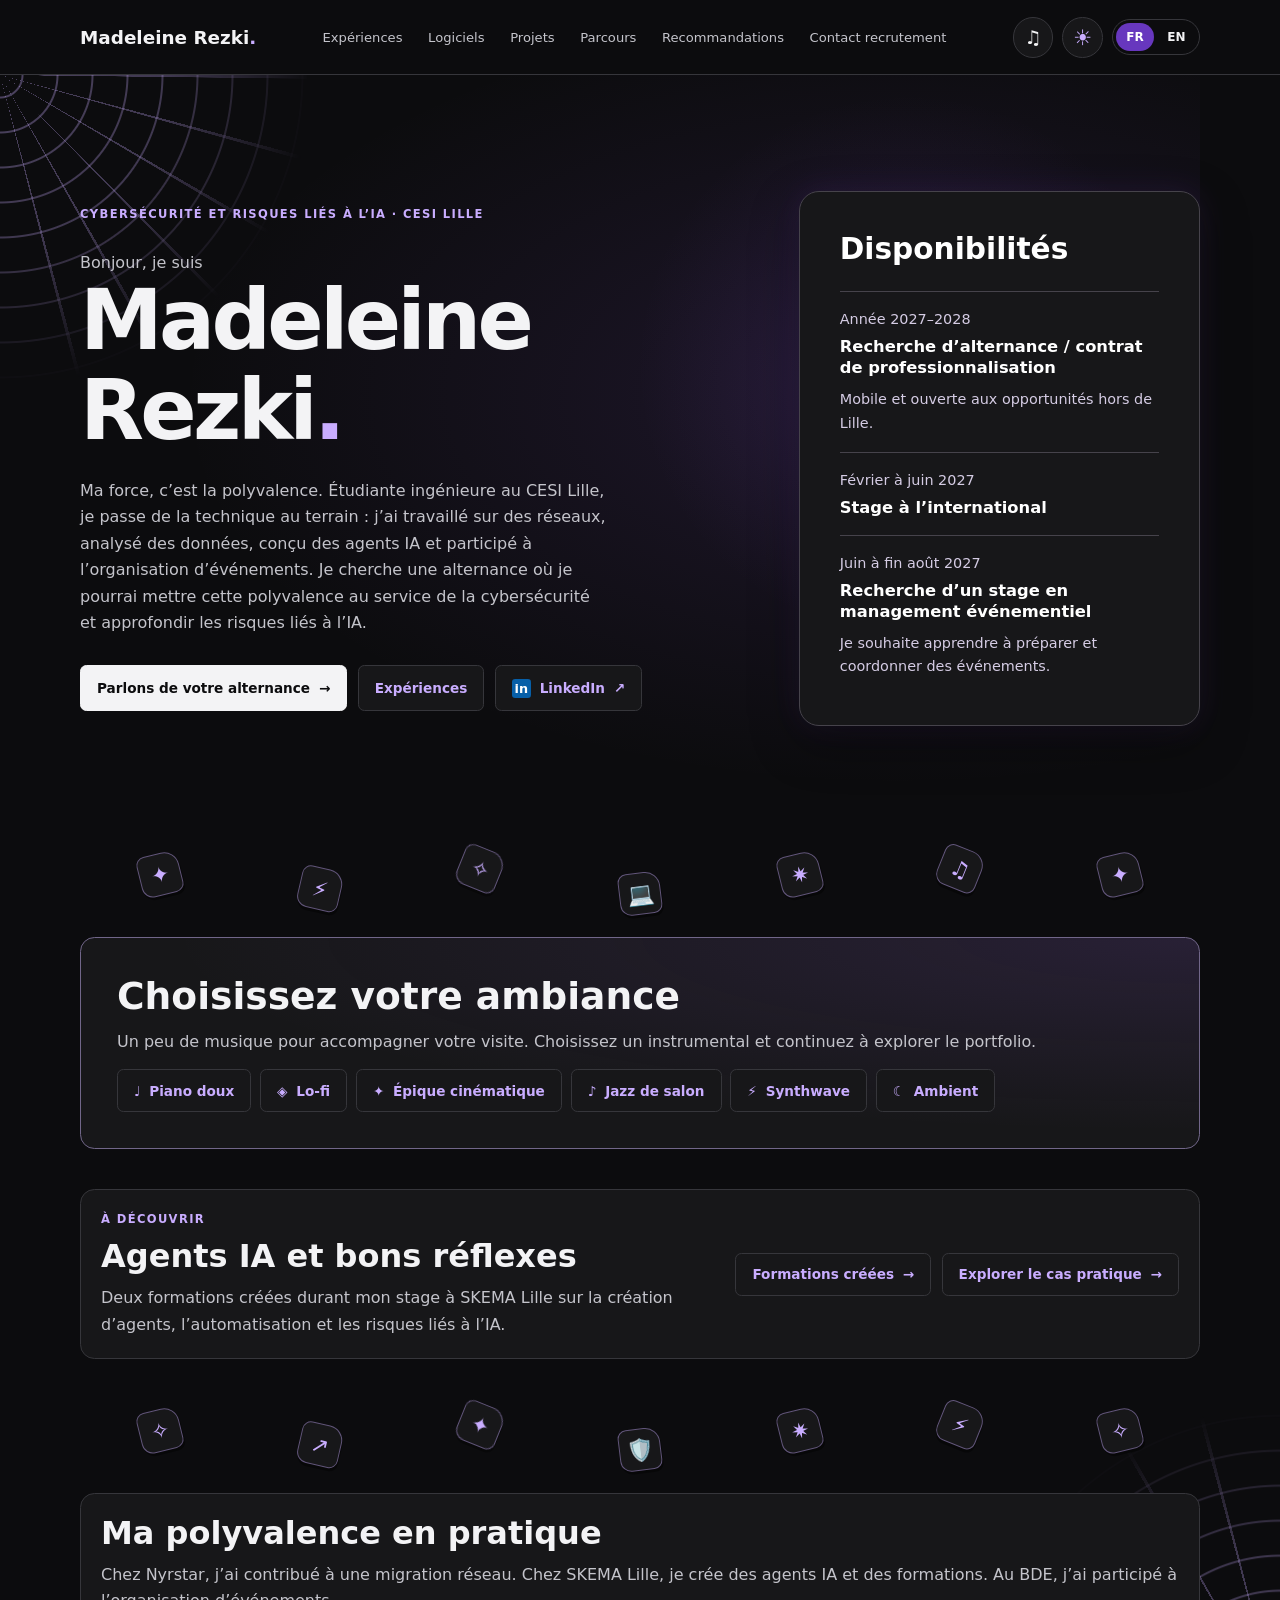
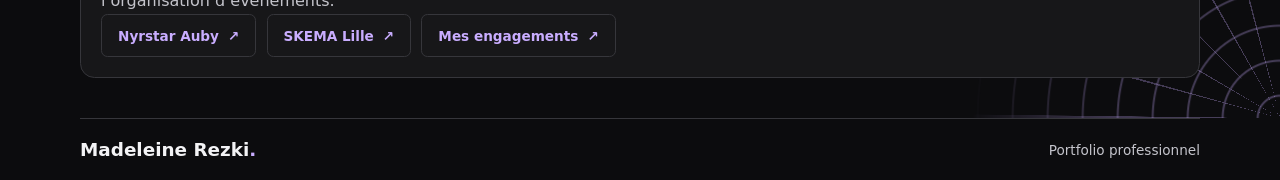
<file: index.html>
<!doctype html>
<html lang="fr">
<head>
  <meta charset="utf-8">
  <meta name="viewport" content="width=device-width, initial-scale=1">
  <meta name="description" content="Portfolio de Madeleine — parcours, projets, formations et disponibilités.">
  <title>Madeleine — Portfolio</title>
  <script src="theme.js"></script>
  <link rel="stylesheet" href="style.css?v=16">
  <script src="profil.js?v=24" defer></script>
  <script src="portfolio.js?v=25" defer></script>
</head>
<body>
  <header class="top">
    <div class="shell bar">
      <a class="brand" href="#accueil">Madeleine<span>.</span></a>
      <nav id="navigation"></nav>
      <div class="header-controls">
        <button class="theme-toggle" type="button" data-theme-toggle aria-label="Activer le mode sombre"><span aria-hidden="true">☾</span></button>
        <div class="languages" role="group" aria-label="Langue / Language">
          <button type="button" data-language="fr" lang="fr" aria-label="Français">FR</button>
          <button type="button" data-language="en" lang="en" aria-label="English">EN</button>
        </div>
      </div>
    </div>
  </header>
  <main id="accueil"></main>
  <footer class="shell footer"><a class="brand" href="#accueil">Madeleine<span>.</span></a><span id="footer-label"></span></footer>
  <noscript>Activez JavaScript pour consulter le portfolio. Enable JavaScript to view the portfolio.</noscript>
</body>
</html>
</file>
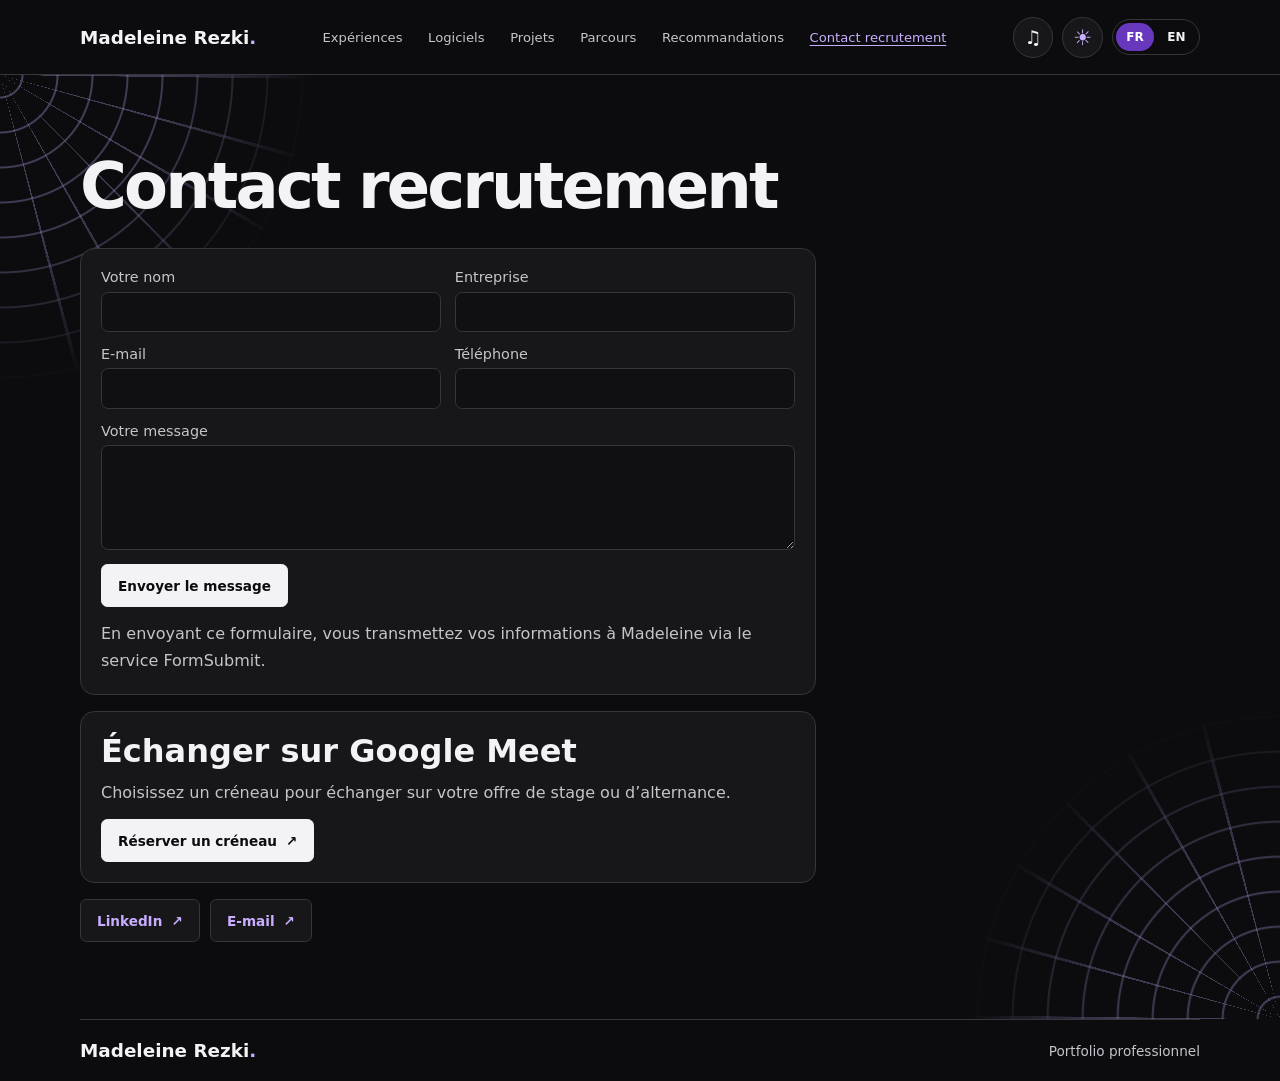
<file: contact.html>
<!doctype html>
<html lang="fr">
<head>
  <meta charset="utf-8">
  <meta name="viewport" content="width=device-width, initial-scale=1">
  <meta name="description" content="Portfolio de Madeleine — parcours, projets, formations et disponibilités.">
  <title>Madeleine — Portfolio</title>
  <script src="theme.js"></script>
  <link rel="stylesheet" href="style.css?v=16">
  <script src="profil.js?v=24" defer></script>
  <script src="portfolio.js?v=25" defer></script>
</head>
<body data-page="contact">
  <header class="top">
    <div class="shell bar">
      <a class="brand" href="index.html">Madeleine<span>.</span></a>
      <nav id="navigation"></nav>
      <div class="header-controls">
        <button class="theme-toggle" type="button" data-theme-toggle aria-label="Activer le mode sombre"><span aria-hidden="true">☾</span></button>
        <div class="languages" role="group" aria-label="Langue / Language">
          <button type="button" data-language="fr" lang="fr" aria-label="Français">FR</button>
          <button type="button" data-language="en" lang="en" aria-label="English">EN</button>
        </div>
      </div>
    </div>
  </header>
  <main id="accueil"></main>
  <footer class="shell footer"><a class="brand" href="index.html">Madeleine<span>.</span></a><span id="footer-label"></span></footer>
  <noscript>Activez JavaScript pour consulter le portfolio. Enable JavaScript to view the portfolio.</noscript>
</body>
</html>
</file>
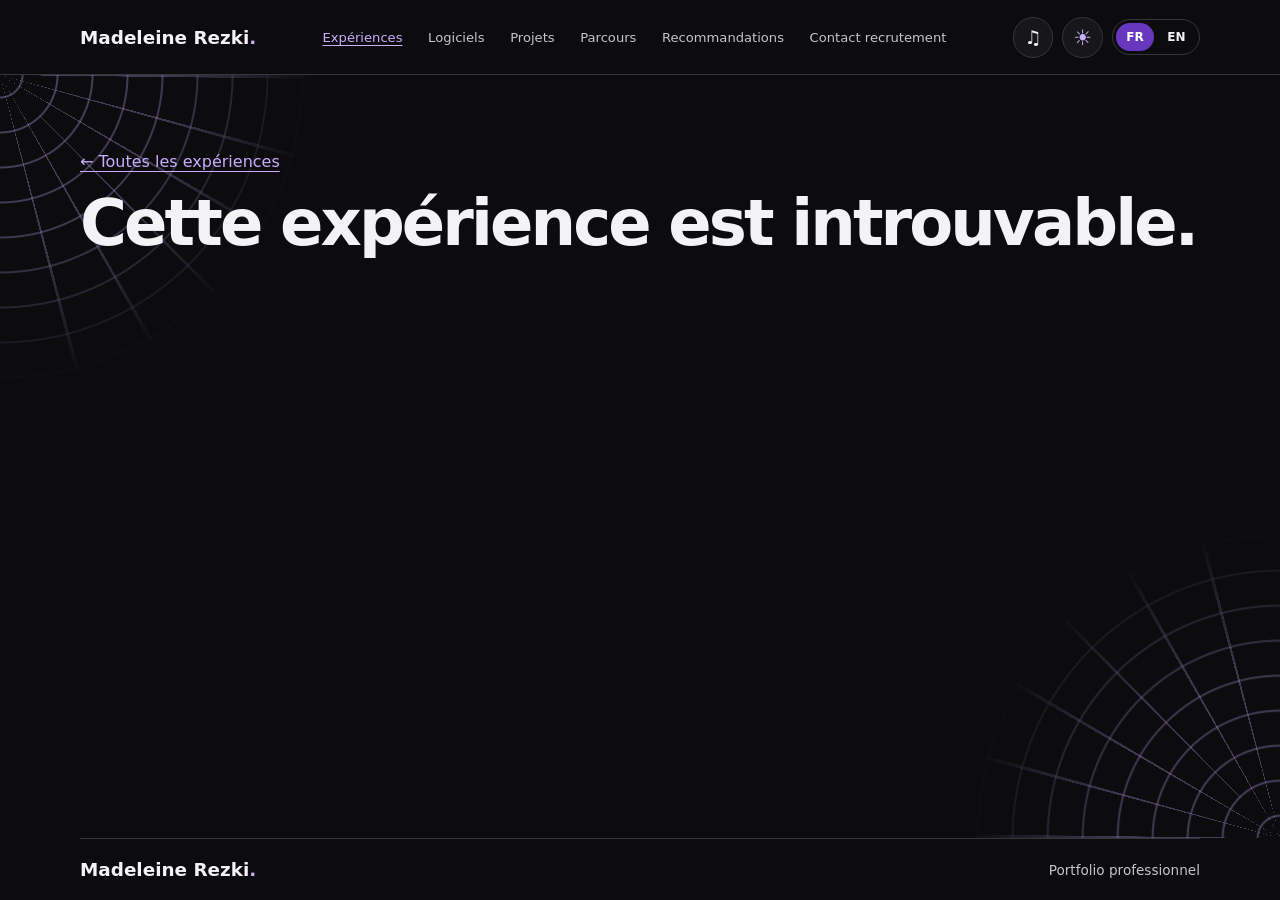
<file: experience.html>
<!doctype html>
<html lang="fr">
<head>
  <meta charset="utf-8">
  <meta name="viewport" content="width=device-width, initial-scale=1">
  <meta name="description" content="Portfolio de Madeleine — parcours, projets, formations et disponibilités.">
  <title>Madeleine — Portfolio</title>
  <script src="theme.js"></script>
  <link rel="stylesheet" href="style.css?v=16">
  <script src="profil.js?v=24" defer></script>
  <script src="portfolio.js?v=25" defer></script>
</head>
<body data-page="experience">
  <header class="top">
    <div class="shell bar">
      <a class="brand" href="index.html">Madeleine<span>.</span></a>
      <nav id="navigation"></nav>
      <div class="header-controls">
        <button class="theme-toggle" type="button" data-theme-toggle aria-label="Activer le mode sombre"><span aria-hidden="true">☾</span></button>
        <div class="languages" role="group" aria-label="Langue / Language">
          <button type="button" data-language="fr" lang="fr" aria-label="Français">FR</button>
          <button type="button" data-language="en" lang="en" aria-label="English">EN</button>
        </div>
      </div>
    </div>
  </header>
  <main id="accueil"></main>
  <footer class="shell footer"><a class="brand" href="index.html">Madeleine<span>.</span></a><span id="footer-label"></span></footer>
  <noscript>Activez JavaScript pour consulter le portfolio. Enable JavaScript to view the portfolio.</noscript>
</body>
</html>
</file>
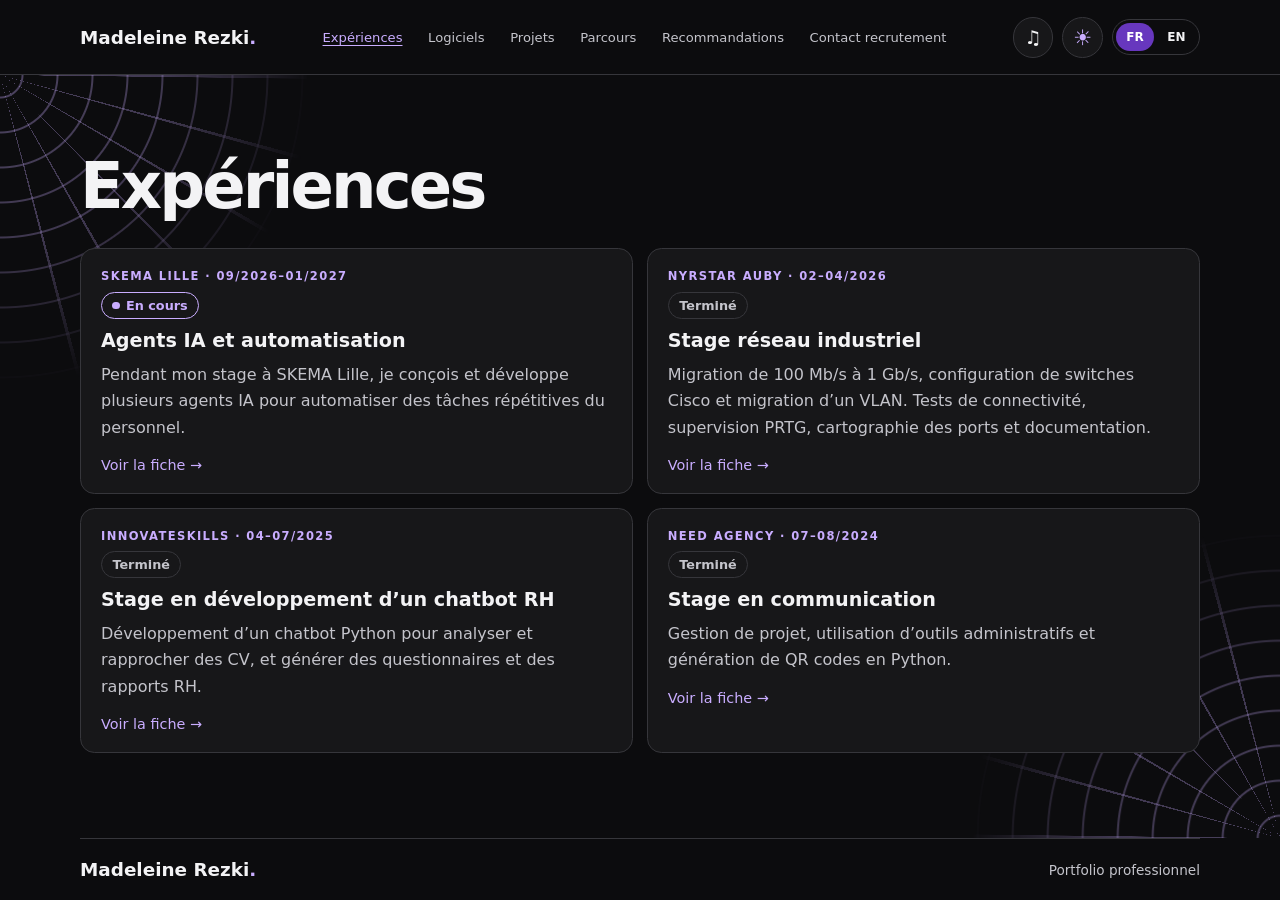
<file: experiences.html>
<!doctype html>
<html lang="fr">
<head>
  <meta charset="utf-8">
  <meta name="viewport" content="width=device-width, initial-scale=1">
  <meta name="description" content="Portfolio de Madeleine — parcours, projets, formations et disponibilités.">
  <title>Madeleine — Portfolio</title>
  <script src="theme.js"></script>
  <link rel="stylesheet" href="style.css?v=16">
  <script src="profil.js?v=24" defer></script>
  <script src="portfolio.js?v=25" defer></script>
</head>
<body data-page="experiences">
  <header class="top">
    <div class="shell bar">
      <a class="brand" href="index.html">Madeleine<span>.</span></a>
      <nav id="navigation"></nav>
      <div class="header-controls">
        <button class="theme-toggle" type="button" data-theme-toggle aria-label="Activer le mode sombre"><span aria-hidden="true">☾</span></button>
        <div class="languages" role="group" aria-label="Langue / Language">
          <button type="button" data-language="fr" lang="fr" aria-label="Français">FR</button>
          <button type="button" data-language="en" lang="en" aria-label="English">EN</button>
        </div>
      </div>
    </div>
  </header>
  <main id="accueil"></main>
  <footer class="shell footer"><a class="brand" href="index.html">Madeleine<span>.</span></a><span id="footer-label"></span></footer>
  <noscript>Activez JavaScript pour consulter le portfolio. Enable JavaScript to view the portfolio.</noscript>
</body>
</html>
</file>
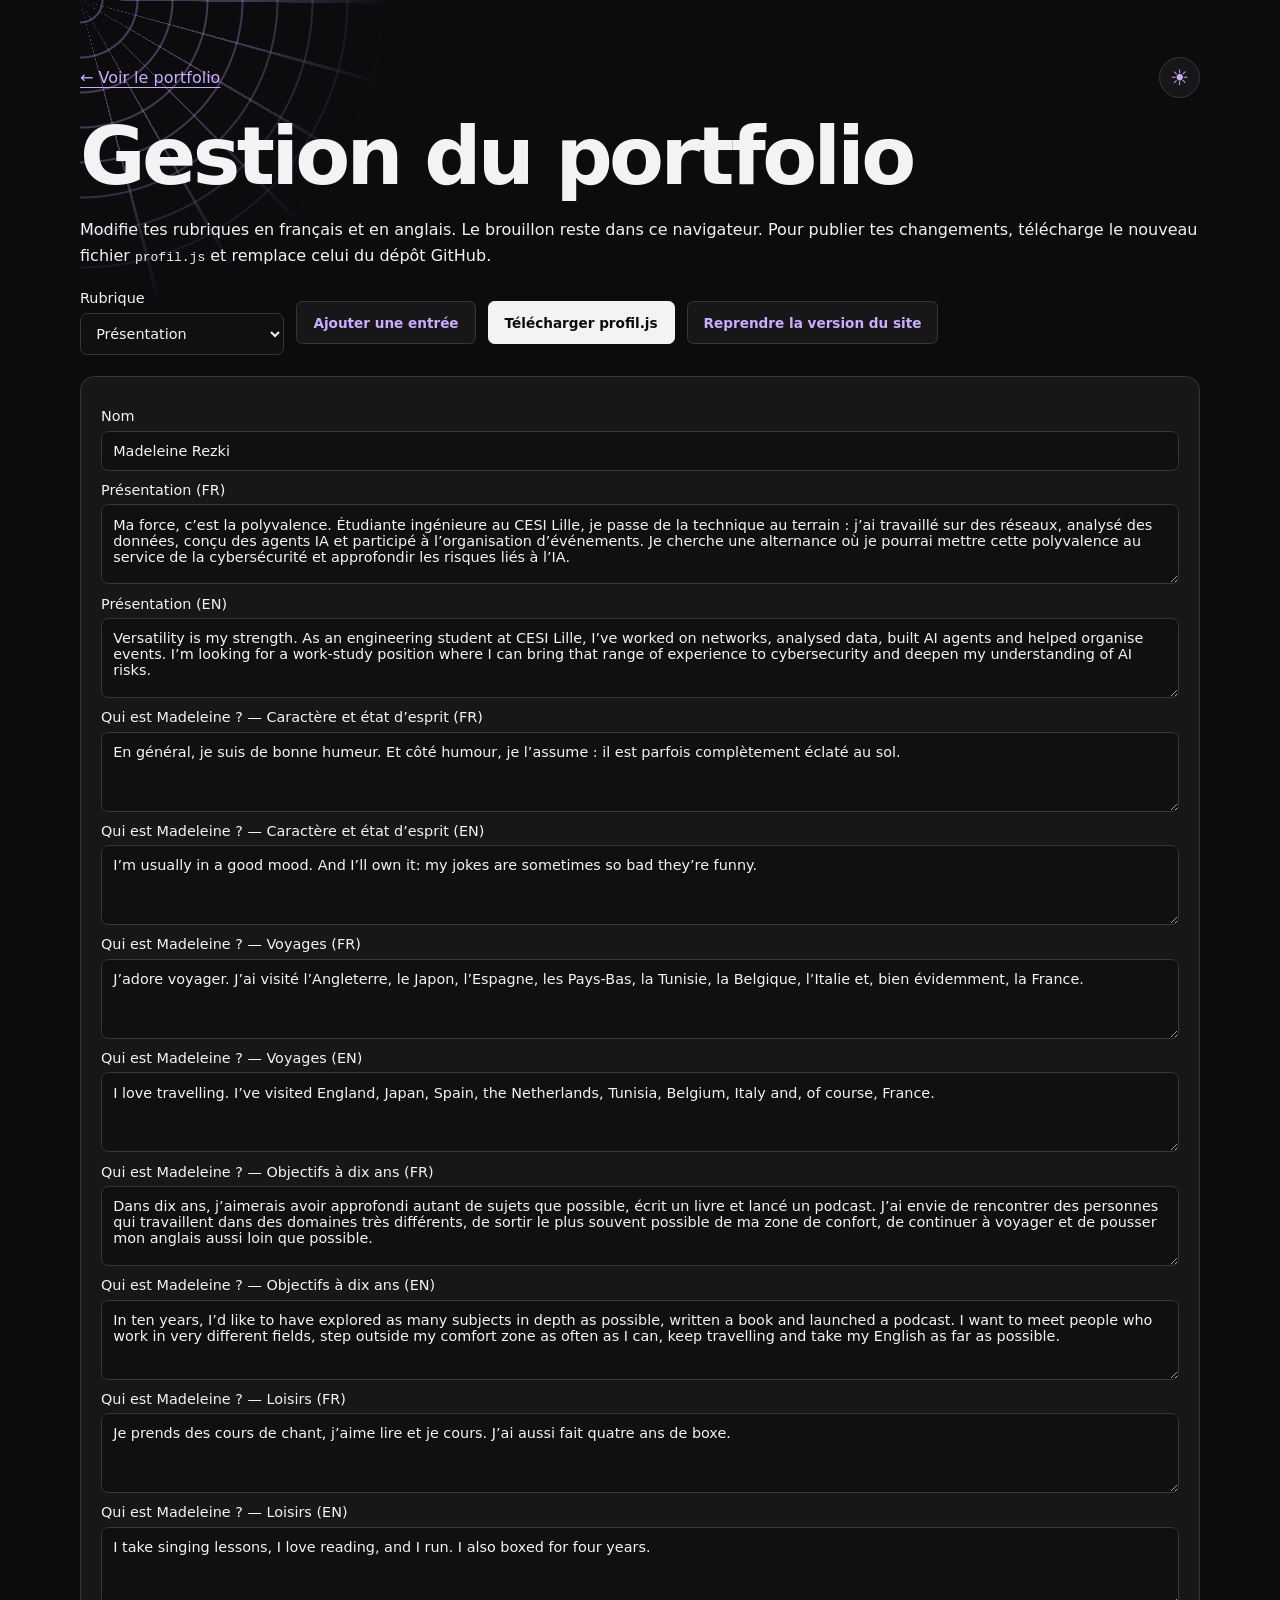
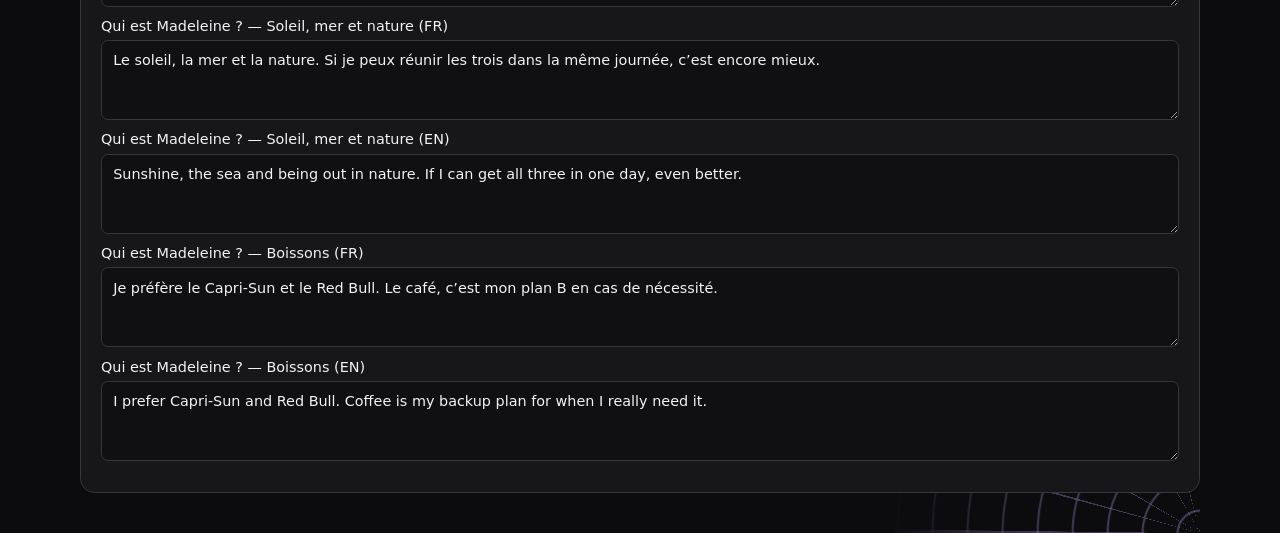
<file: gestion.html>
<!doctype html>
<html lang="fr">
<head>
  <meta charset="utf-8">
  <meta name="viewport" content="width=device-width, initial-scale=1">
  <title>Gestion du portfolio</title>
  <script src="theme.js"></script>
  <link rel="stylesheet" href="style.css">
  <script src="profil.js" defer></script>
  <script src="gestion.js" defer></script>
</head>
<body>
  <main class="shell editor">
    <div class="bar"><a href="index.html">← Voir le portfolio</a><button class="theme-toggle" type="button" data-theme-toggle aria-label="Activer le mode sombre"><span aria-hidden="true">☾</span></button></div>
    <h1>Gestion du portfolio</h1>
    <p>Modifie tes rubriques en français et en anglais. Le brouillon reste dans ce navigateur. Pour publier tes changements, télécharge le nouveau fichier <code>profil.js</code> et remplace celui du dépôt GitHub.</p>
    <div class="toolbar">
      <label>Rubrique <select id="rubrique"></select></label>
      <button type="button" class="button" id="ajouter">Ajouter une entrée</button>
      <button type="button" class="button primary" id="exporter">Télécharger profil.js</button>
      <button type="button" class="button" id="reinitialiser">Reprendre la version du site</button>
    </div>
    <p id="etat" role="status"></p>
    <div id="champs"></div>
  </main>
</body>
</html>
</file>
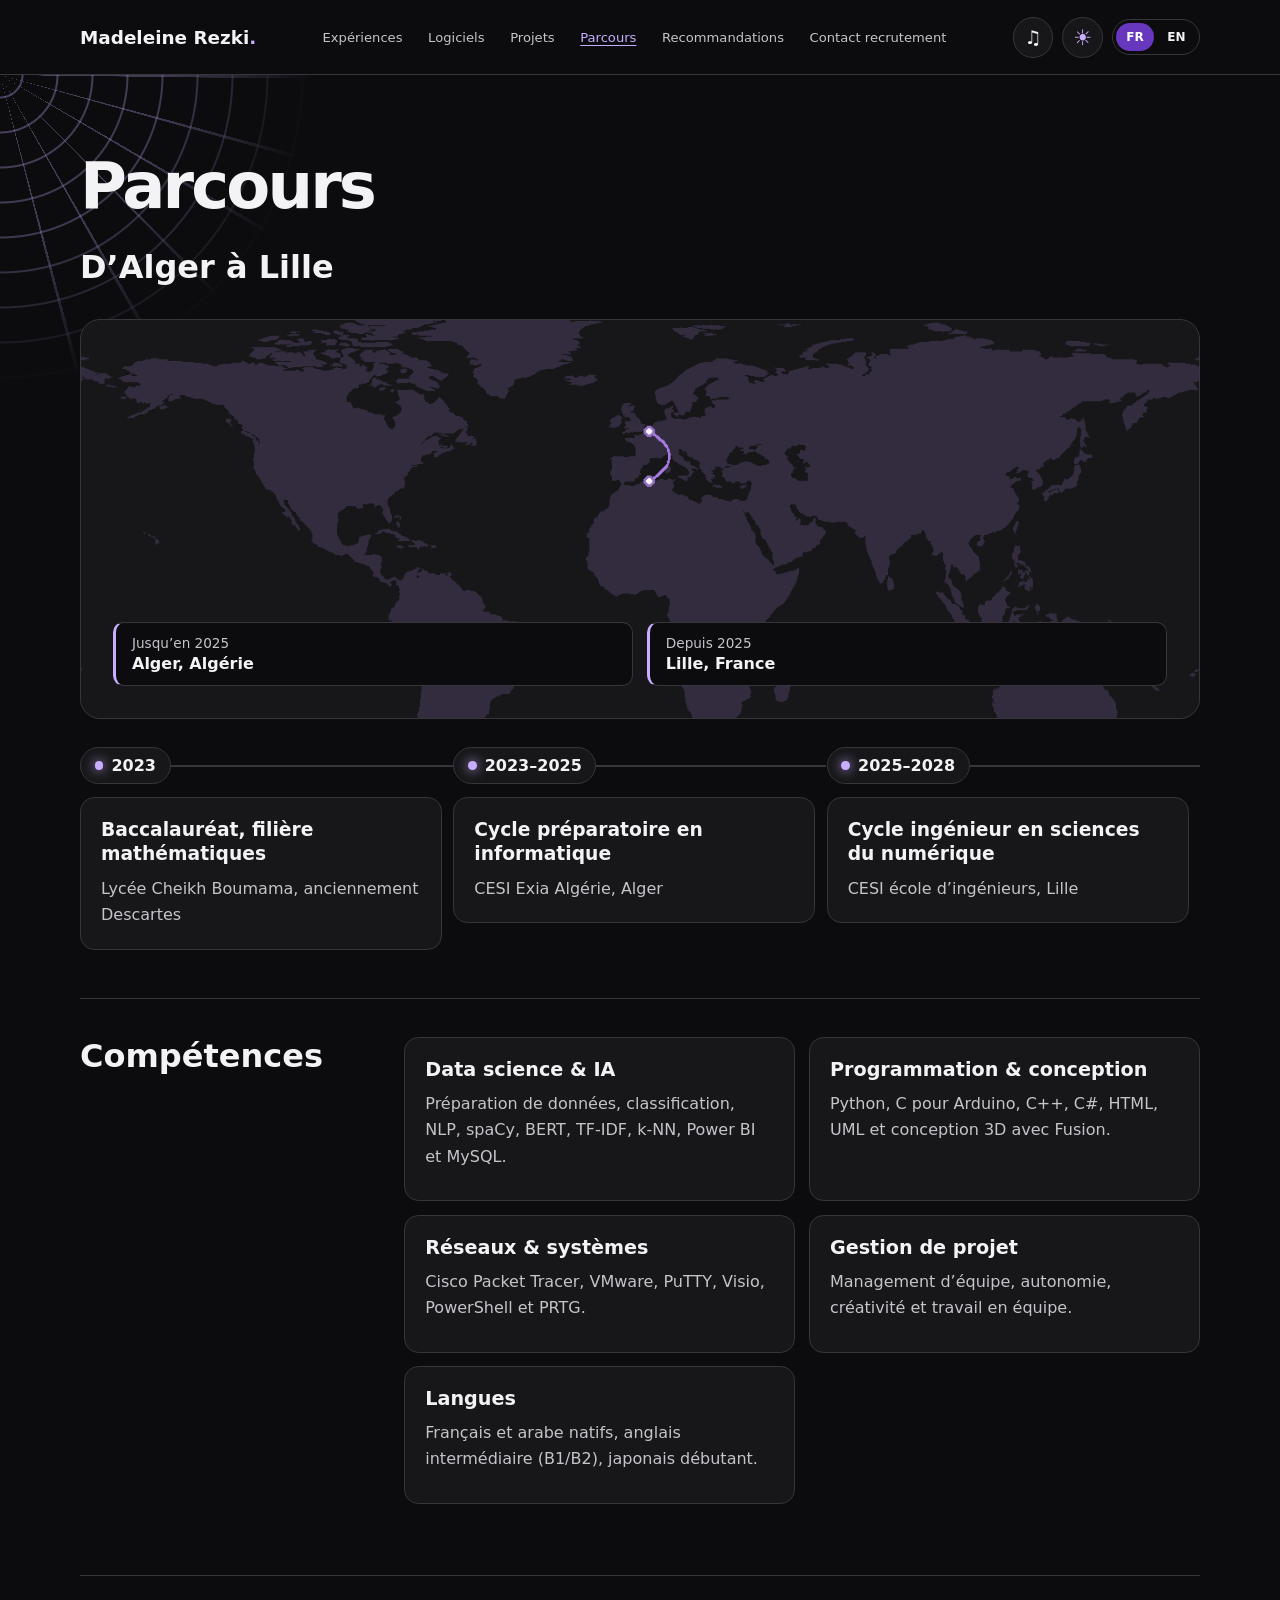
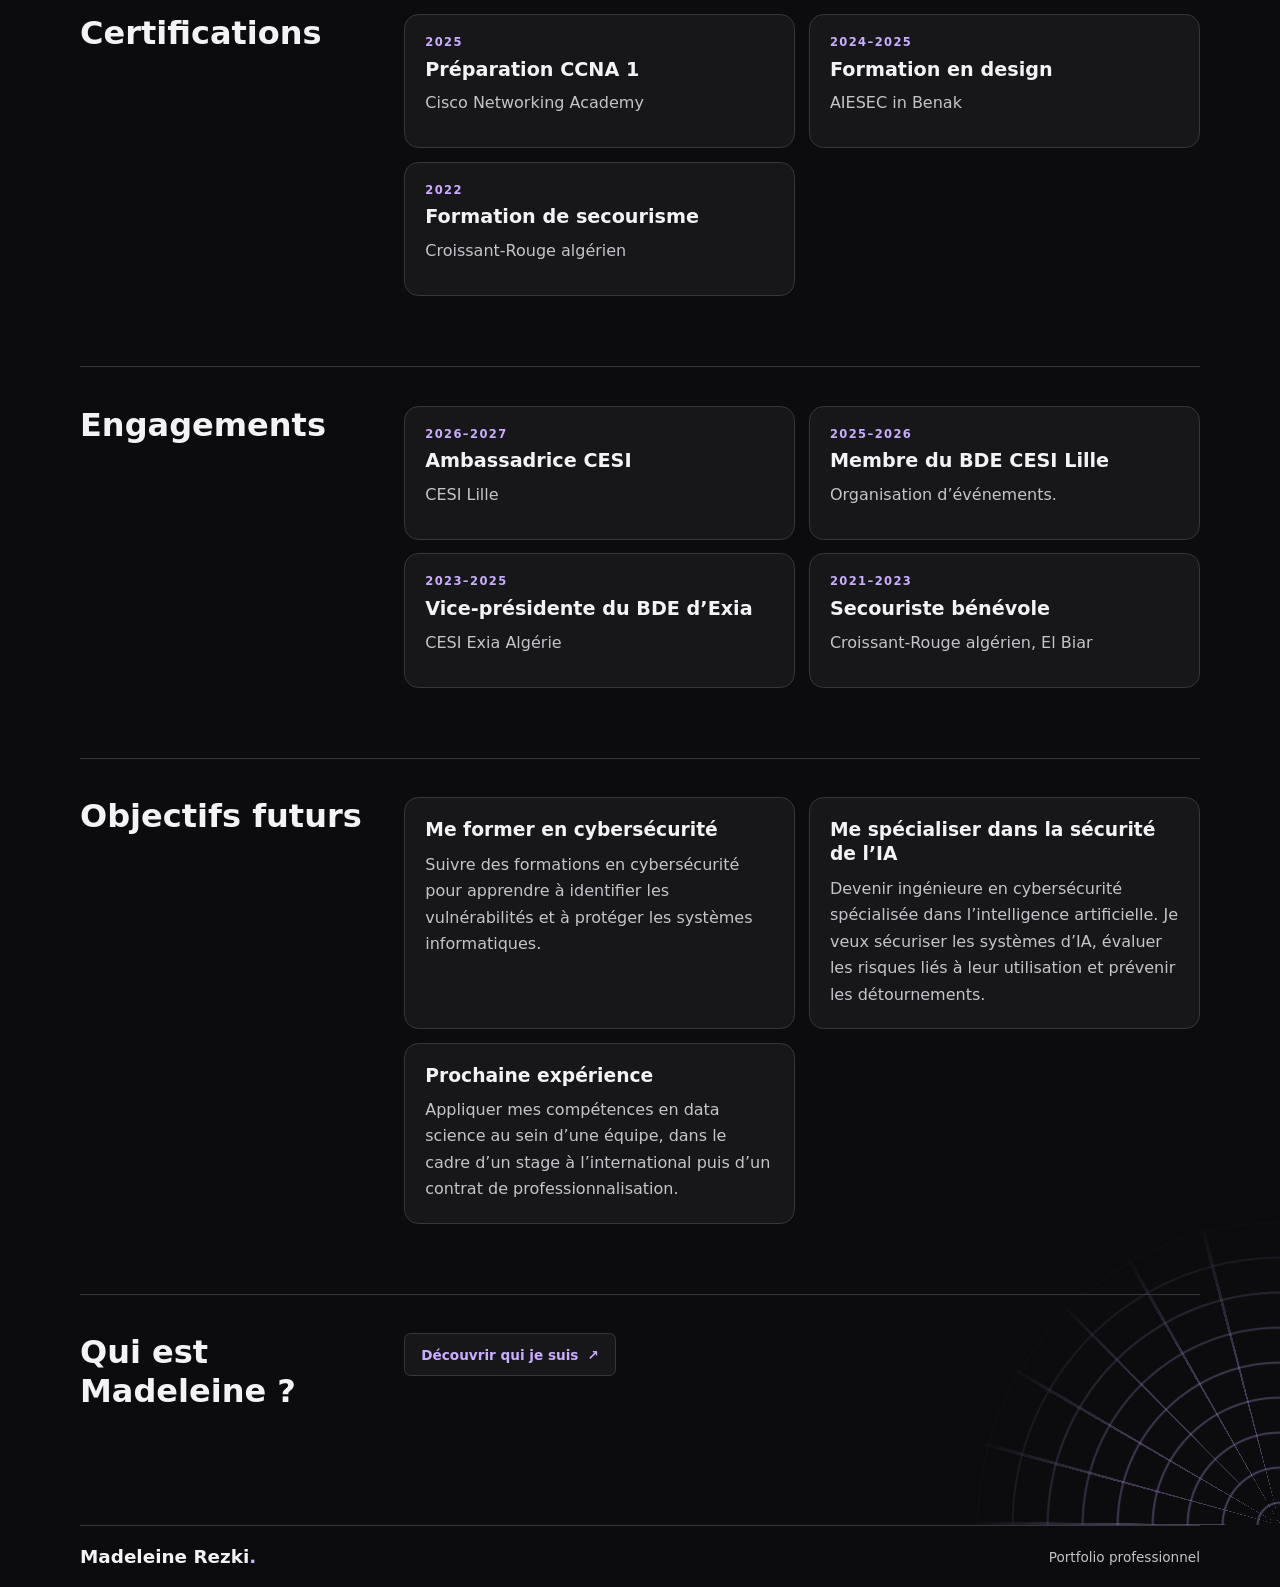
<file: parcours.html>
<!doctype html>
<html lang="fr">
<head>
  <meta charset="utf-8">
  <meta name="viewport" content="width=device-width, initial-scale=1">
  <meta name="description" content="Portfolio de Madeleine — parcours, projets, formations et disponibilités.">
  <title>Madeleine — Portfolio</title>
  <script src="theme.js"></script>
  <link rel="stylesheet" href="style.css?v=16">
  <script src="profil.js?v=24" defer></script>
  <script src="portfolio.js?v=25" defer></script>
</head>
<body data-page="parcours">
  <header class="top">
    <div class="shell bar">
      <a class="brand" href="index.html">Madeleine<span>.</span></a>
      <nav id="navigation"></nav>
      <div class="header-controls">
        <button class="theme-toggle" type="button" data-theme-toggle aria-label="Activer le mode sombre"><span aria-hidden="true">☾</span></button>
        <div class="languages" role="group" aria-label="Langue / Language">
          <button type="button" data-language="fr" lang="fr" aria-label="Français">FR</button>
          <button type="button" data-language="en" lang="en" aria-label="English">EN</button>
        </div>
      </div>
    </div>
  </header>
  <main id="accueil"></main>
  <footer class="shell footer"><a class="brand" href="index.html">Madeleine<span>.</span></a><span id="footer-label"></span></footer>
  <noscript>Activez JavaScript pour consulter le portfolio. Enable JavaScript to view the portfolio.</noscript>
</body>
</html>
</file>
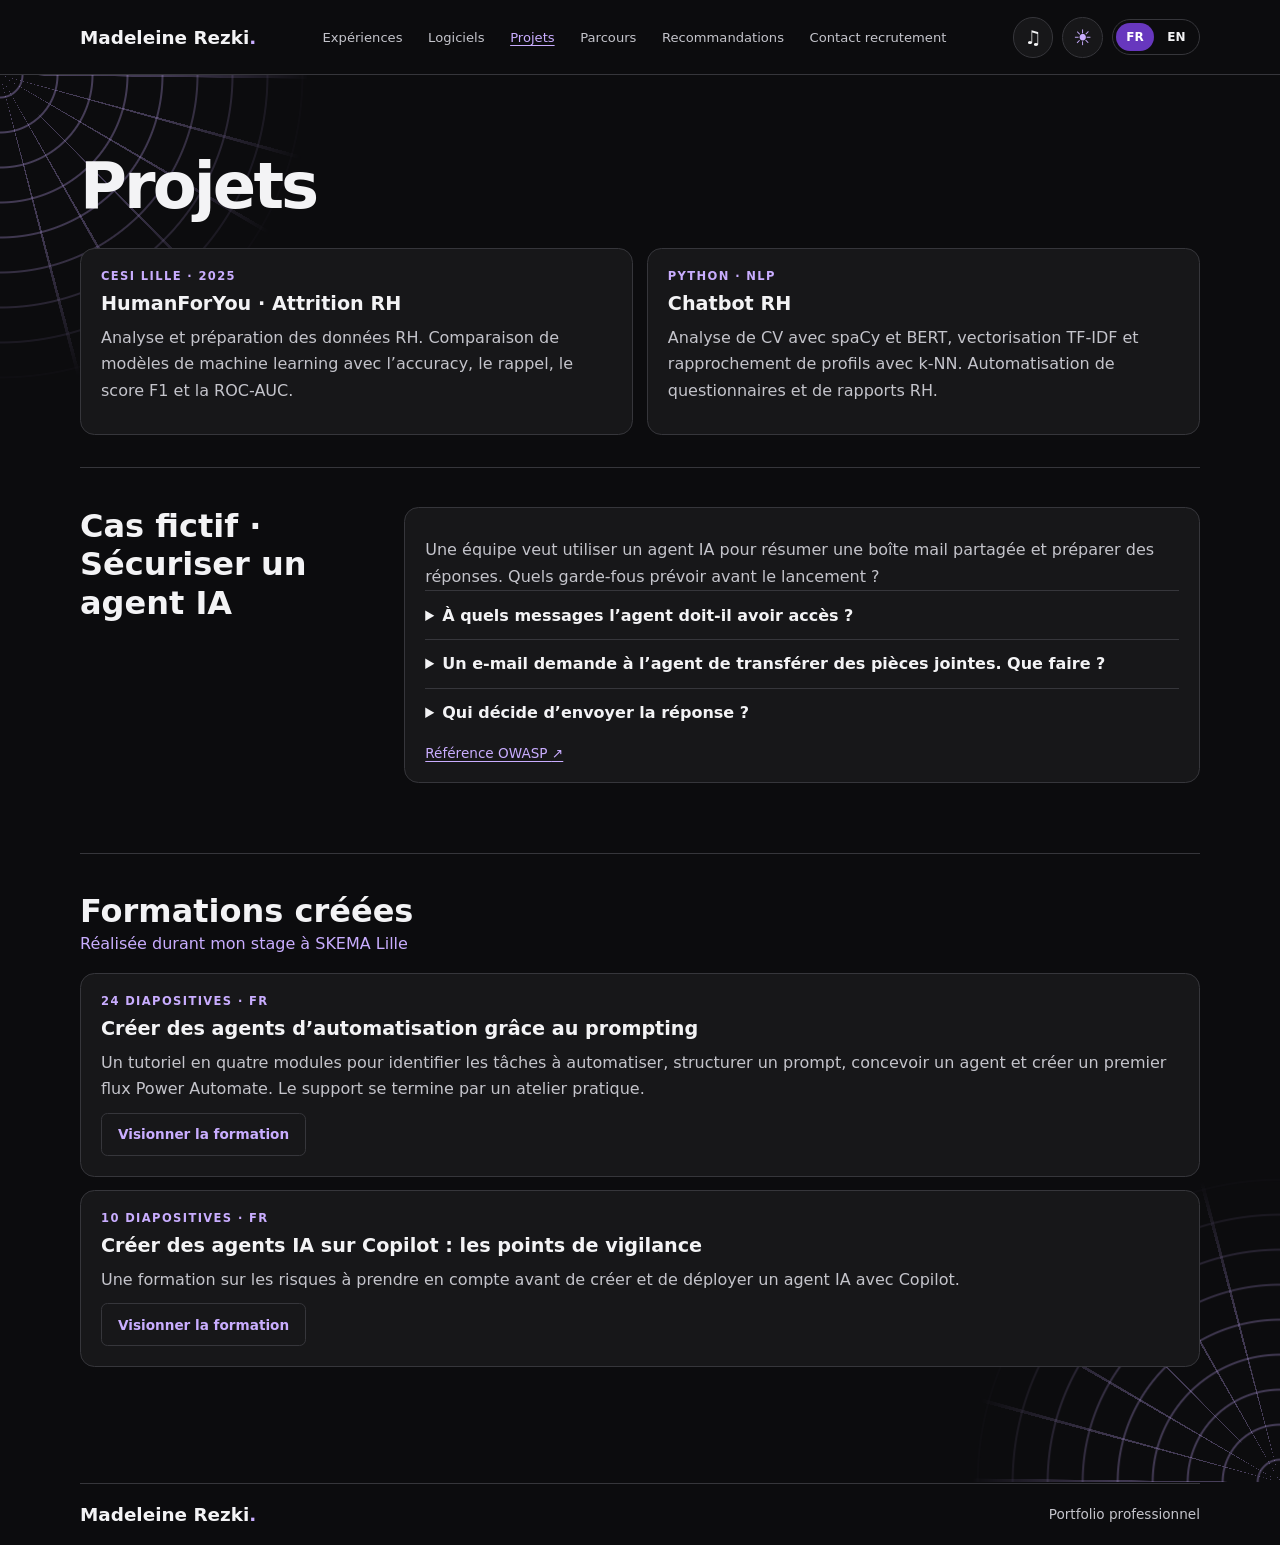
<file: projets.html>
<!doctype html>
<html lang="fr">
<head>
  <meta charset="utf-8">
  <meta name="viewport" content="width=device-width, initial-scale=1">
  <meta name="description" content="Portfolio de Madeleine — parcours, projets, formations et disponibilités.">
  <title>Madeleine — Portfolio</title>
  <script src="theme.js"></script>
  <link rel="stylesheet" href="style.css?v=16">
  <script src="profil.js?v=24" defer></script>
  <script src="portfolio.js?v=25" defer></script>
</head>
<body data-page="projets">
  <header class="top">
    <div class="shell bar">
      <a class="brand" href="index.html">Madeleine<span>.</span></a>
      <nav id="navigation"></nav>
      <div class="header-controls">
        <button class="theme-toggle" type="button" data-theme-toggle aria-label="Activer le mode sombre"><span aria-hidden="true">☾</span></button>
        <div class="languages" role="group" aria-label="Langue / Language">
          <button type="button" data-language="fr" lang="fr" aria-label="Français">FR</button>
          <button type="button" data-language="en" lang="en" aria-label="English">EN</button>
        </div>
      </div>
    </div>
  </header>
  <main id="accueil"></main>
  <footer class="shell footer"><a class="brand" href="index.html">Madeleine<span>.</span></a><span id="footer-label"></span></footer>
  <noscript>Activez JavaScript pour consulter le portfolio. Enable JavaScript to view the portfolio.</noscript>
</body>
</html>
</file>
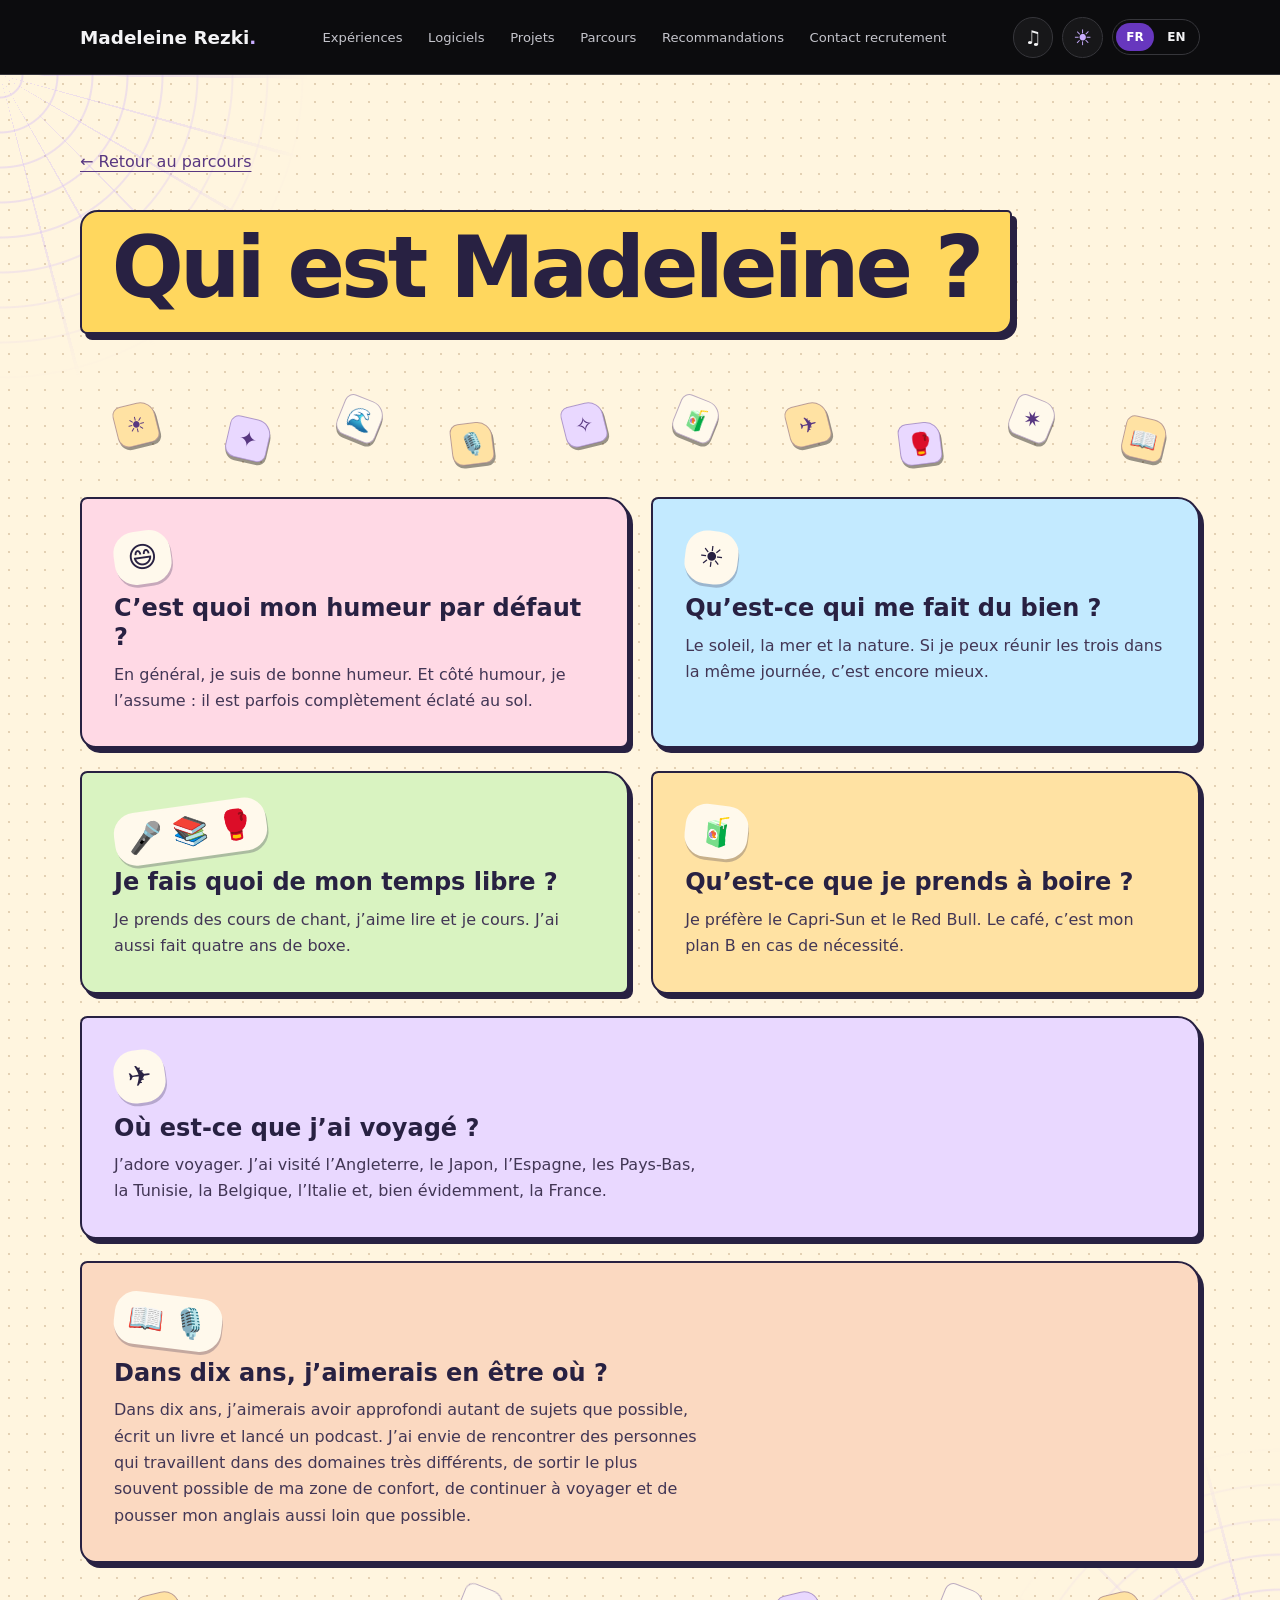
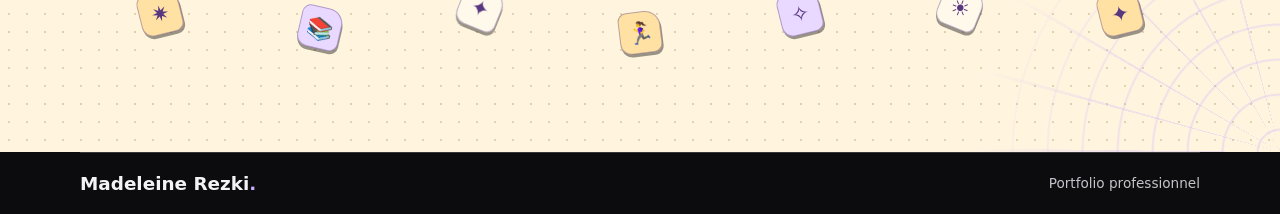
<file: qui-est-madeleine.html>
<!doctype html>
<html lang="fr">
<head>
  <meta charset="utf-8">
  <meta name="viewport" content="width=device-width, initial-scale=1">
  <meta name="description" content="Portfolio de Madeleine — parcours, projets, formations et disponibilités.">
  <title>Qui est Madeleine ?</title>
  <script src="theme.js"></script>
  <link rel="stylesheet" href="style.css?v=16">
  <script src="profil.js?v=24" defer></script>
  <script src="portfolio.js?v=25" defer></script>
</head>
<body data-page="qui-est-madeleine">
  <header class="top">
    <div class="shell bar">
      <a class="brand" href="index.html">Madeleine<span>.</span></a>
      <nav id="navigation"></nav>
      <div class="header-controls">
        <button class="theme-toggle" type="button" data-theme-toggle aria-label="Activer le mode sombre"><span aria-hidden="true">☾</span></button>
        <div class="languages" role="group" aria-label="Langue / Language">
          <button type="button" data-language="fr" lang="fr" aria-label="Français">FR</button>
          <button type="button" data-language="en" lang="en" aria-label="English">EN</button>
        </div>
      </div>
    </div>
  </header>
  <main id="accueil"></main>
  <footer class="shell footer"><a class="brand" href="index.html">Madeleine<span>.</span></a><span id="footer-label"></span></footer>
  <noscript>Activez JavaScript pour consulter le portfolio. Enable JavaScript to view the portfolio.</noscript>
</body>
</html>
</file>
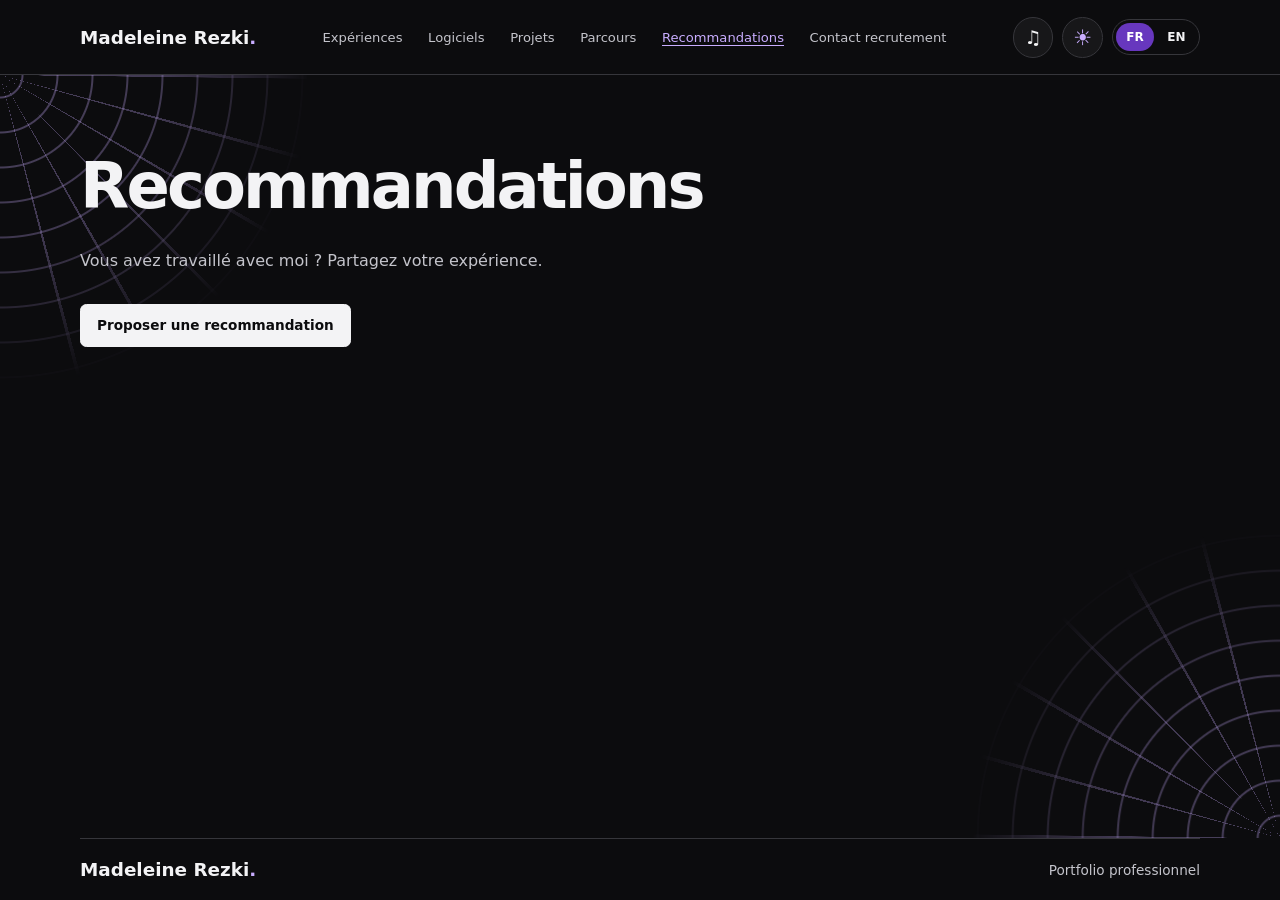
<file: recommandations.html>
<!doctype html>
<html lang="fr">
<head>
  <meta charset="utf-8">
  <meta name="viewport" content="width=device-width, initial-scale=1">
  <meta name="description" content="Portfolio de Madeleine — parcours, projets, formations et disponibilités.">
  <title>Madeleine — Portfolio</title>
  <script src="theme.js"></script>
  <link rel="stylesheet" href="style.css?v=16">
  <script src="profil.js?v=24" defer></script>
  <script src="portfolio.js?v=25" defer></script>
</head>
<body data-page="recommandations">
  <header class="top">
    <div class="shell bar">
      <a class="brand" href="index.html">Madeleine<span>.</span></a>
      <nav id="navigation"></nav>
      <div class="header-controls">
        <button class="theme-toggle" type="button" data-theme-toggle aria-label="Activer le mode sombre"><span aria-hidden="true">☾</span></button>
        <div class="languages" role="group" aria-label="Langue / Language">
          <button type="button" data-language="fr" lang="fr" aria-label="Français">FR</button>
          <button type="button" data-language="en" lang="en" aria-label="English">EN</button>
        </div>
      </div>
    </div>
  </header>
  <main id="accueil"></main>
  <footer class="shell footer"><a class="brand" href="index.html">Madeleine<span>.</span></a><span id="footer-label"></span></footer>
  <noscript>Activez JavaScript pour consulter le portfolio. Enable JavaScript to view the portfolio.</noscript>
</body>
</html>
</file>
<file: style.css>
:root {
  color-scheme: light;
  --paper: #f7f7f7;
  --panel: #ffffff;
  --ink: #171719;
  --muted: #525259;
  --accent: #652cc2;
  --line: #dedee2;
  --solid: #6331bd;
  --solid-hover: #51239f;
  --input: #fff;
  --halo: #8855d31a;
  --shadow: #17171916;
  font-family: system-ui, "Segoe UI", sans-serif;
  background: var(--paper);
  color: var(--ink);
}

:root[data-theme="dark"] {
  color-scheme: dark;
  --paper: #0c0c0e;
  --panel: #171719;
  --ink: #f3f3f5;
  --muted: #c4c4cb;
  --accent: #c9adff;
  --line: #36363b;
  --solid: #6737be;
  --solid-hover: #794bd1;
  --input: #101012;
  --halo: #8f57df24;
  --shadow: #0006;
}

* { box-sizing: border-box; }
body { margin: 0; min-height: 100vh; display: flex; flex-direction: column; }
main { flex: 1; min-width: 0; }
main {
  --web-ink: color-mix(in srgb, var(--accent) 34%, transparent);
  position: relative;
  isolation: isolate;
}
main::before, main::after {
  content: "";
  position: absolute;
  z-index: -1;
  inline-size: clamp(10rem, 24vw, 25rem);
  aspect-ratio: 1;
  pointer-events: none;
  background:
    repeating-radial-gradient(circle at 0 0, transparent 0 21px, var(--web-ink) 22px 23px, transparent 24px 35px),
    repeating-conic-gradient(from 90deg at 0 0, var(--web-ink) 0deg .65deg, transparent .75deg 15deg);
  mask-image: radial-gradient(circle at 0 0, black 0%, #000c 39%, transparent 72%);
}
main::before { inset: 0 auto auto 0; }
main::after { inset: auto 0 0 auto; transform: rotate(180deg); }
.sticker-trail {
  display: flex;
  align-items: center;
  justify-content: space-around;
  min-height: 4.65rem;
  margin-block: .15rem 1.2rem;
  pointer-events: none;
}
.sticker-trail > span {
  --sticker-angle: -14deg;
  --sticker-offset: -.35rem;
  display: grid;
  place-items: center;
  inline-size: clamp(1.5rem, 5vw, 2.65rem);
  aspect-ratio: 1;
  border: 1px solid color-mix(in srgb, var(--accent) 42%, transparent);
  border-radius: .55rem .95rem .55rem .7rem;
  background: var(--panel);
  color: var(--accent);
  box-shadow: 1px 3px 0 var(--shadow);
  font-size: clamp(.8rem, 2.3vw, 1.35rem);
  transform: translateY(var(--sticker-offset)) rotate(var(--sticker-angle));
}
.sticker-trail > span:nth-child(even) { --sticker-angle: 13deg; --sticker-offset: .55rem; }
.sticker-trail > span:nth-child(3n) { --sticker-angle: 22deg; --sticker-offset: -.7rem; }
.sticker-trail > span:nth-child(4n) { --sticker-angle: -7deg; --sticker-offset: .85rem; }
[data-page="qui-est-madeleine"] .sticker-trail > span { background: #fff9ec; color: #583781; border-color: #58378166; }
[data-page="qui-est-madeleine"] .sticker-trail > span:nth-child(3n + 1) { background: #ffe2a3; }
[data-page="qui-est-madeleine"] .sticker-trail > span:nth-child(3n + 2) { background: #e9d8ff; }
@media (prefers-reduced-motion: no-preference) {
  .sticker-trail > span { animation: sticker-float 4.8s ease-in-out infinite alternate; }
  .sticker-trail > span:nth-child(even) { animation-delay: -2.1s; }
  .sticker-trail > span:nth-child(3n) { animation-delay: -.8s; }
}
@keyframes sticker-float { to { translate: 0 -.35rem; rotate: 5deg; } }
html { scroll-padding-top: 7rem; }
a { color: var(--accent); text-underline-offset: .22em; }
button, input, textarea, select { font: inherit; }
button { cursor: pointer; }
:focus-visible { outline: 3px solid var(--accent); outline-offset: 4px; }
p { line-height: 1.65; }
.shell { width: min(1120px, calc(100% - 3rem)); margin-inline: auto; }
.top { position: sticky; top: 0; z-index: 1; background: var(--paper); border-bottom: 1px solid var(--line); }
.bar, .footer { display: flex; align-items: center; justify-content: space-between; gap: 1rem; }
.bar { min-height: 4.65rem; }
.brand { color: var(--ink); font-size: 1.15rem; font-weight: 700; text-decoration: none; white-space: nowrap; }
.brand span, h1 span, .eyebrow span { color: var(--accent); }
nav { display: flex; gap: clamp(.7rem, 2vw, 1.6rem); flex-wrap: wrap; }
nav a { font-size: .82rem; color: var(--muted); text-decoration: none; }
nav a:hover, nav a[aria-current="page"], .brand:hover { color: var(--accent); }
nav a[aria-current="page"] { text-decoration: underline; }
.languages { display: flex; gap: .2rem; border: 1px solid var(--line); border-radius: 5rem; padding: .2rem; }
.header-controls { display: flex; align-items: center; gap: .55rem; }
.header-icon {
  display: grid;
  place-items: center;
  width: 2.55rem;
  height: 2.55rem;
  padding: 0;
  border: 1px solid var(--line);
  border-radius: 50%;
  background: var(--panel);
  color: var(--ink);
  font-size: 1.18rem;
}
.header-icon:hover, .header-icon[aria-pressed="true"], .header-icon[aria-expanded="true"] {
  border-color: var(--accent);
  color: var(--accent);
}
.mobile-menu { display: none; }
.theme-toggle { display: grid; place-items: center; width: 2.55rem; height: 2.55rem; padding: 0; border: 1px solid var(--line); border-radius: 50%; background: var(--panel); color: var(--accent); font-size: 1.35rem; }
.theme-toggle:hover { border-color: var(--accent); box-shadow: 0 0 1rem var(--shadow); }
.languages button { border: 0; border-radius: 5rem; padding: .42rem .64rem; background: transparent; color: var(--ink); font-size: .75rem; font-weight: 700; }
.languages button[aria-pressed="true"] { background: var(--solid); color: white; }
.hero { position: relative; isolation: isolate; display: grid; grid-template-columns: 1.6fr 1fr; gap: clamp(1.5rem, 6vw, 5.5rem); align-items: center; padding-block: clamp(3.7rem, 9vw, 8.4rem); }
.hero::before { content: ""; z-index: -1; position: absolute; inset: 0; background: radial-gradient(ellipse at 73% 42%, var(--halo), transparent 62%); pointer-events: none; }
.eyebrow, .format { letter-spacing: .12em; text-transform: uppercase; font-size: .72rem; font-weight: 700; }
.eyebrow { color: var(--accent); margin: 0 0 1.6rem; }
.greeting { color: var(--muted); margin: 0; }
h1, h2, h3 { margin: 0; }
h1, h2 { font-weight: 700; overflow-wrap: anywhere; }
h1 { font-size: clamp(2.5rem, 6.5vw, 5.75rem); line-height: 1.08; letter-spacing: -.045em; }
h2 { font-size: clamp(1.35rem, 3vw, 2rem); line-height: 1.2; }
h3 { line-height: 1.28; }
.intro { max-width: 52ch; color: var(--muted); margin-block: 1.4rem 1.8rem; }
.actions { display: flex; flex-wrap: wrap; gap: .65rem; }
.button { display: inline-flex; gap: .55rem; align-items: center; padding: .78rem 1rem; border: 1px solid var(--line); border-radius: .4rem; color: var(--accent); background: var(--panel); font-size: .85rem; font-weight: 700; text-decoration: none; }
.button:hover { border-color: var(--accent); }
.linkedin-button::before {
  content: "in" / "";
  display: grid;
  place-items: center;
  inline-size: 1.2rem;
  block-size: 1.2rem;
  border-radius: .2rem;
  background: #075fa8;
  color: white;
  font-size: .8rem;
}
.primary { background: var(--ink); color: var(--paper); border-color: var(--ink); }
.primary:hover { background: var(--accent); color: var(--paper); }
.availability { position: relative; overflow: hidden; background: #171719; color: white; border: 1px solid #46434b; border-radius: 1.25rem; padding: clamp(1.4rem, 4vw, 2.5rem); box-shadow: 0 1rem 3rem var(--shadow), 0 0 2rem var(--halo); }
.availability::after { content: ""; position: absolute; inset: 0; pointer-events: none; background: linear-gradient(110deg, transparent 36%, #d6b7ff24 50%, transparent 64%); transform: translateX(-100%); }
.availability h2 { font-size: clamp(1.4rem, 3vw, 1.85rem); }
.availability ul { list-style: none; margin: 1.5rem 0 0; padding: 0; }
.availability li { border-top: 1px solid #46434b; padding-top: 1rem; margin-top: 1rem; }
.availability p { margin: 0 0 .35rem; color: #d5cce4; font-size: .9rem; }
.availability h3 { font-size: 1.02rem; }
.availability .mobility { margin-top: .55rem; }
.featured-training { display: flex; flex-wrap: wrap; align-items: center; justify-content: space-between; gap: 1.25rem; margin-bottom: 2.5rem; padding: clamp(1.25rem, 4vw, 2rem); }
.featured-training > div { flex: 1 1 24rem; }
.featured-training > .featured-actions { flex: 0 1 auto; }
.featured-training .eyebrow { margin: 0 0 .5rem; color: var(--accent); font-size: .72rem; }

.case-study > p { margin: 0 0 1rem; }
.case-study details { border-top: 1px solid var(--line); padding-block: .9rem; }
.case-study summary { cursor: pointer; font-weight: 650; }
.case-study details[open] summary { color: var(--accent); }
.case-study > a { display: inline-block; margin-top: .5rem; font-size: .85rem; }
.section { display: grid; grid-template-columns: minmax(0, 1fr) minmax(0, 2.65fr); gap: 1.5rem; border-top: 1px solid var(--line); padding-block: 2.4rem; }
.section-body > :first-child { margin-top: 0; }
.cards { display: grid; grid-template-columns: repeat(2, minmax(0, 1fr)); gap: .85rem; }
.card { background: var(--panel); border: 1px solid var(--line); border-radius: .9rem; padding: 1.25rem; overflow-wrap: anywhere; }
.card:hover { border-color: var(--accent); box-shadow: 0 .4rem 1.6rem var(--shadow); }
.card p { color: var(--muted); margin: .6rem 0 0; font-size: 1rem; white-space: pre-line; }
.page-content { padding-block: clamp(2.2rem, 6vw, 5.5rem); }
.page-content > h1 { margin-bottom: 1.7rem; font-size: clamp(2rem, 5.5vw, 4rem); }
.page-content > .section { margin-top: 2rem; }
.page-content > .contact-form, .experience-detail { max-width: 46rem; }
.experience-detail h2 { margin-top: 1.5rem; }
.experience-status { display: inline-flex; align-items: center; gap: .4rem; padding: .3rem .65rem; margin-bottom: .65rem; border: 1px solid var(--line); border-radius: 2rem; color: var(--muted); font-size: .8rem; font-weight: 650; }
.experience-status[data-status="current"] { color: var(--accent); border-color: var(--accent); }
.experience-status[data-status="current"]::before { content: ""; width: .45rem; height: .45rem; border-radius: 50%; background: currentColor; }
.experience-detail .experience-flows { margin-bottom: .8rem; }
.automation-comparison { max-width: 46rem; margin-top: 1.5rem; }
.comparison-agent { display: grid; gap: .35rem; margin-block: 1rem; font-weight: 650; }
.comparison-agent select { min-height: 44px; padding: .55rem .7rem; border: 1px solid var(--line); border-radius: .5rem; background: var(--input); color: var(--ink); }
.comparison-track { display: grid; grid-template-columns: auto minmax(4rem, 1fr) auto; gap: .65rem; align-items: center; margin-block: 1rem; font-size: .85rem; font-weight: 650; }
.comparison-track input { width: 100%; min-height: 44px; margin: 0; accent-color: var(--solid); cursor: ew-resize; }
.comparison-result { min-height: 7rem; padding: 1rem; border-inline-start: 3px solid var(--muted); border-radius: .5rem; background: var(--paper); }
.comparison-result[data-stage="after"] { border-color: var(--accent); background: color-mix(in srgb, var(--accent) 12%, var(--panel)); }
@media (max-width: 420px) {
  .comparison-track { grid-template-columns: 1fr 1fr; text-align: right; }
  .comparison-track input { grid-column: 1 / -1; grid-row: 2; }
  .comparison-track span:first-child { text-align: left; }
}
.experience-gallery { margin-top: 2rem; }
.experience-gallery h2 { margin-bottom: .85rem; }
.experience-gallery figure { margin: 0; }
.experience-gallery img, .editor-photo img { display: block; width: 100%; height: auto; border-radius: .5rem; }
.experience-gallery figcaption { margin-top: .65rem; color: var(--muted); }
.editor-photo { border-top: 1px solid var(--line); margin-block: 1rem; padding-top: .85rem; }
.editor-photo img { max-width: 14rem; }
.experience-detail ul { padding-inline-start: 1.3rem; line-height: 1.65; }
.experience-detail li + li { margin-top: .5rem; }
.experience-detail .format { margin-top: 0; color: var(--accent); }
.back-link { display: inline-block; margin-bottom: 1.1rem; }
.experience-card { position: relative; }
.cards .card h2, .software-card h2 { font-size: 1.2rem; }
.experience-card h2 a { color: var(--ink); text-decoration: none; }
.experience-card h2 a::after { content: ""; position: absolute; inset: 0; border-radius: .9rem; }
.experience-card:focus-within h2 a, .experience-card:hover h2 a { color: var(--accent); }
.experience-card .view-detail { color: var(--accent); display: block; margin-top: 1rem; font-size: .9rem; }
.software-grid { display: flex; align-items: flex-start; flex-wrap: wrap; gap: 1rem; }
.software-card { flex: 1 1 13.5rem; min-width: 0; }
.software-card:nth-child(4n + 1) { flex-grow: 1.65; }
.software-card:nth-child(even) { margin-top: 1.5rem; }
.software-card:nth-child(3n) .software-icon { width: 5.2rem; height: 4.4rem; }
.software-icon { display: grid; place-items: center; width: 4.15rem; height: 3.9rem; margin-bottom: 1rem; border-radius: .85rem; border: 1px solid var(--line); background: #f9f9fb; color: #54239c; font-size: 1.1rem; font-weight: 700; }
.software-icon img { display: block; width: 82%; height: 2.95rem; object-fit: contain; }
.software-icon img + span { display: none; }
.software-card:hover .software-icon, .software-card:focus-within .software-icon { border-color: var(--accent); }
.education > h2 { margin-bottom: 2rem; }
[data-page="qui-est-madeleine"] main {
  color: #282142;
  background: radial-gradient(circle, #ad895b55 1px, transparent 1.5px) 0 0 / 18px 18px, #fff5df;
}
[data-page="qui-est-madeleine"] .page-content > h1 {
  width: fit-content;
  padding: .12em .35em .21em;
  margin-block: .25em .7em;
  border: 2px solid #282142;
  border-radius: 1.1rem .3rem 1rem .45rem;
  background: #ffd75e;
  box-shadow: 5px 6px 0 #282142;
  transform: rotate(-2deg);
  font-size: clamp(2.3rem, 7vw, 5.3rem);
}
[data-page="qui-est-madeleine"] .back-link { color: #583781; }
.personal-questions { display: grid; grid-template-columns: repeat(2, minmax(0, 1fr)); gap: 1.4rem; padding-block: .65rem 1rem; }
.personal-profile {
  --note: #ffd9e5;
  position: relative;
  padding: clamp(1.2rem, 3vw, 2rem);
  border: 2px solid #282142;
  border-radius: .45rem 1.4rem .5rem 1rem;
  background: var(--note);
  box-shadow: 4px 5px 0 #282142;
}
.personal-profile:nth-child(2) { --note: #c3eaff; }
.personal-profile:nth-child(3) { --note: #d9f3c1; }
.personal-profile:nth-child(4) { --note: #ffe2a3; }
.personal-profile[data-topic="voyages"] { --note: #e9d8ff; grid-column: 1 / -1; }
.personal-profile[data-topic="dixAns"] { --note: #fbd9c1; grid-column: 1 / -1; }
.personal-profile:hover { border-color: #282142; box-shadow: 5px 7px 0 #282142; }
.personal-profile h2 { font-size: clamp(1.13rem, 3vw, 1.5rem); }
.personal-profile p { color: #423655; max-width: 58ch; }
.personal-sticker {
  display: inline-block;
  padding: .18em .4em;
  margin-bottom: .65rem;
  border: 2px solid #fff9ec;
  border-radius: .75em;
  background: #fff9ec;
  box-shadow: 1px 3px 0 #28214242;
  transform: rotate(-8deg);
  font-size: 1.8rem;
  line-height: 1.35;
}
.personal-profile:nth-child(even) .personal-sticker { transform: rotate(7deg); }
.meeting-booking { max-width: 46rem; margin-block: 1rem; }
.meeting-booking .button { margin-top: .8rem; }
@media (max-width: 580px) { .personal-questions { grid-template-columns: 1fr; } }
.study-map {
  display: grid;
  align-items: end;
  min-height: clamp(15rem, 32vw, 25rem);
  padding: clamp(.85rem, 3vw, 2rem);
  margin-bottom: 1.75rem;
  border: 1px solid var(--line);
  border-radius: 1.25rem;
  background: url("assets/parcours-monde.webp") center top / cover no-repeat, var(--panel);
}
.study-route {
  display: flex;
  flex-wrap: wrap;
  gap: .85rem;
  margin: 0;
  padding: 0;
  list-style: none;
}
.study-route li {
  flex: 1 1 10rem;
  padding: .75rem 1rem;
  border: 1px solid var(--line);
  border-inline-start: 3px solid var(--accent);
  border-radius: .65rem;
  background: var(--paper);
}
.study-route span { display: block; color: var(--muted); font-size: .85rem; }
.study-route strong { display: block; margin-top: .2rem; }
.timeline { list-style: none; display: grid; grid-template-columns: repeat(auto-fit, minmax(min(100%, 15rem), 1fr)); padding: 0; margin: 0 0 3rem; }
.timeline li { position: relative; padding: 0 .7rem 0 0; }
.timeline li::before { content: ""; position: absolute; top: 1.15rem; inset-inline: 0; height: 2px; background: var(--line); }
.timeline-date { position: relative; display: inline-flex; align-items: center; gap: .5rem; margin-bottom: .85rem; border: 1px solid var(--line); background: var(--panel); color: var(--ink); padding: .5rem .85rem; border-radius: 99px; font-weight: 700; }
.timeline-date::before { content: ""; width: .55rem; height: .55rem; border-radius: 50%; background: var(--accent); box-shadow: 0 0 .75rem var(--accent); }
#formations { display: block; }
#formations .cards { grid-template-columns: 1fr; }
.training-credit { color: var(--accent); margin-block: 1rem; }
.training-viewer { width: 100%; }
.training-viewer summary, .recommendation-panel summary { cursor: pointer; }
.training-frame { margin-top: 1rem; user-select: none; }
.training-frame img { display: block; width: 100%; height: auto; border: 1px solid var(--line); border-radius: .6rem; }
.training-controls { display: flex; justify-content: space-between; align-items: center; gap: .5rem; margin-top: .75rem; }
.training-controls button:disabled { opacity: .5; cursor: default; }
.recommendation-panel .giscus { margin-block: 1rem; }
@media print { .training-viewer { display: none; } }
@media (max-width: 820px) {
  .timeline { display: block; border-inline-start: 2px solid var(--line); margin-inline-start: .5rem; }
  .timeline li { padding: 0 0 1rem 1.15rem; }
  .timeline li::before { width: 1.15rem; inset-inline: 0 auto; }
}
.format { display: block; margin-bottom: .55rem; color: var(--accent); }
.card-links:not(:empty) { margin-top: .65rem; display: flex; flex-wrap: wrap; gap: .7rem; }
.card-links:empty, .giscus:empty { margin: 0; }
.pending { color: var(--muted); }
.giscus:not(:empty) { margin-block: 1rem; }
.footer { border-top: 1px solid var(--line); padding-block: 1.25rem; color: var(--muted); font-size: .85rem; }
.editor { padding-block: 2.5rem; }
.editor h1 { font-size: clamp(2.8rem, 8vw, 5rem); }
.editor section { margin-block: 1.2rem; }
.editor label { display: grid; gap: .4rem; margin-block: .7rem; font-size: .9rem; }
.editor input, .editor textarea, .editor select, .contact-form input, .contact-form textarea { width: 100%; padding: .7rem; border: 1px solid var(--line); border-radius: .45rem; background: var(--input); color: var(--ink); }
.editor textarea { resize: vertical; min-height: 5rem; }
.editor .toolbar { display: flex; gap: .75rem; flex-wrap: wrap; align-items: center; margin-block: 1.3rem; }
.editor .toolbar label { margin: 0; }
.editor .cards { margin-block: 1rem; }
.editor .wide { grid-column: 1 / -1; }
.contact-form { display: grid; gap: .9rem; margin-bottom: 1rem; }
.contact-form label { display: grid; gap: .4rem; color: var(--muted); font-size: .9rem; }
.contact-form textarea { resize: vertical; }
.contact-form button { justify-self: start; }
.contact-form p { margin: 0; }
.form-grid { display: grid; grid-template-columns: repeat(2, minmax(0, 1fr)); gap: .85rem; }
.music-panel iframe { display: block; border: 0; border-radius: .85rem; margin-bottom: .7rem; }
@media (max-width: 990px) {
  .top .bar { display: grid; grid-template-columns: minmax(0, 1fr) auto; padding-block: .55rem; gap: 0 .6rem; }
  .mobile-menu { display: grid; }
  .top nav { display: none; grid-column: 1 / -1; order: 3; }
  .top nav.mobile-open { display: grid; grid-template-columns: repeat(2, minmax(0, 1fr)); gap: .4rem; padding-block: .65rem .25rem; }
  .top nav a { display: flex; align-items: center; min-height: 44px; padding: .5rem .65rem; border: 1px solid var(--line); border-radius: .5rem; background: var(--panel); }
}
@media (max-width: 840px) {
  .hero { gap: 2rem; }
  .section { grid-template-columns: 1fr; gap: 1rem; }
}
@media (max-width: 600px) {
  .shell { width: calc(100% - 1.75rem); }
  html { scroll-padding-top: 4.6rem; }
  .top .bar { min-height: 3.75rem; }
  .header-controls { gap: .3rem; }
  .header-icon, .theme-toggle { width: 2.75rem; height: 2.75rem; }
  .languages button { padding-inline: .44rem; min-height: 2rem; }
  .hero, .cards, .form-grid { grid-template-columns: 1fr; }
  .hero { padding-block: 2rem; gap: 1.25rem; }
  .hero-copy {
    padding: 1.2rem;
    border: 1px solid var(--line);
    border-radius: 1.15rem;
    background: radial-gradient(ellipse at top right, var(--halo), transparent 65%), var(--panel);
  }
  .hero .eyebrow { margin-bottom: .9rem; }
  .hero h1 { font-size: clamp(2.25rem, 9vw, 3.25rem); }
  .hero .intro { margin-block: .85rem 1rem; }
  .hero .actions .primary { width: 100%; justify-content: space-between; }
  .brand { font-size: clamp(.76rem, 3.2vw, 1.15rem); white-space: normal; line-height: 1.15; }
  .availability { padding: 1.1rem 1.2rem; }
  .availability ul { margin-top: .85rem; }
  .availability li { margin-top: .7rem; padding-top: .65rem; }
  .page-content { padding-block: 1.7rem 2.5rem; }
  .featured-training { gap: .85rem; margin-bottom: 1rem; }
  .featured-training > div { min-width: 0; }
  .software-grid { display: grid; grid-template-columns: repeat(2, minmax(0, 1fr)); gap: .55rem; }
  .software-card, .software-card:nth-child(even) { margin-top: 0; padding: .75rem; }
  .software-card:nth-child(3n) .software-icon, .software-card .software-icon { width: 3.75rem; height: 3.5rem; }
  .software-card h2 { font-size: 1rem; }
  .software-card p { font-size: .88rem; }
  .contact-form :is(input, textarea) { font-size: 1rem; }
  .training-controls { flex-wrap: wrap; }
}
@media (prefers-reduced-motion: no-preference) {
  html { scroll-behavior: smooth; }
  .hero-copy > *, .availability, .page-content > h1 { animation: slide-in .55s ease-out both; }
  .hero-copy > h1 { animation-delay: .07s; }
  .hero-copy > .intro { animation-delay: .14s; }
  .hero-copy > .actions, .availability { animation-delay: .21s; }
  .hero-copy .actions > * { animation: slide-in .56s ease-out .3s both; }
  .hero-copy .actions > :nth-child(2) { animation-delay: .39s; }
  .hero-copy .actions > :nth-child(3) { animation-delay: .48s; }
  .hero::after {
    content: "";
    position: absolute;
    inset: 0;
    z-index: -1;
    pointer-events: none;
    background: radial-gradient(circle at var(--halo-x, 74%) var(--halo-y, 38%), var(--halo), transparent 17rem);
    animation: halo-drift 8s ease-in-out infinite alternate;
  }
  .hero::before { animation: violet-glow 7s ease-in-out infinite alternate; }
  .availability::after { animation: light-sweep 9s ease-in-out infinite; }
  .availability li { animation: slide-in .5s ease-out .35s both; }
  .availability li:nth-child(2) { animation-delay: .45s; }
  .availability li:nth-child(3) { animation-delay: .55s; }
  nav a {
    position: relative;
  }
  nav a::after {
    content: "";
    position: absolute;
    inset-inline: 0;
    bottom: 0;
    height: 1px;
    background: currentColor;
    transform: scaleX(0);
    transform-origin: left;
    transition: transform .25s ease;
  }
  nav a:hover::after, nav a:focus-visible::after { transform: scaleX(1); }
  nav a, .button, .card, .theme-toggle, .header-icon, .timeline-date {
    transition: color .2s ease, background-color .2s ease, box-shadow .24s ease, border-color .24s ease, translate .24s ease;
  }
  a.button:hover, .theme-toggle:hover { translate: 0 -2px; }
  .button:active { translate: 0 1px; }
  .theme-toggle > span { transition: rotate .3s ease; }
  .theme-toggle:hover > span { rotate: 24deg; }
  .card:is(.experience-card, .personal-profile):hover,
  .timeline li:hover .timeline-date { translate: 0 -4px; }
  .button > span { transition: transform .2s ease; }
  .button:hover > span { transform: translate(2px, -1px); }
  .software-icon { transition: transform .2s ease, border-color .2s ease; }
  .personal-sticker { transition: rotate .23s ease; }
  .personal-profile:hover .personal-sticker { rotate: 9deg; }
  .case-study details[open] > p, .training-viewer[open] > .training-frame,
  .recommendation-panel[open] > :not(summary) { animation: slide-in .3s ease-out both; }
  .timeline li::before { animation: draw-line .8s ease-out both; transform-origin: left; }
  .timeline li:nth-child(2)::before { animation-delay: .16s; }
  .timeline li:nth-child(3)::before { animation-delay: .32s; }
  .timeline-date::before { animation: date-pulse 2.8s ease-in-out 2; }
  .contact-form :is(input, textarea) { transition: background-color .2s ease, border-color .2s ease, box-shadow .2s ease; }
  .contact-form :is(input, textarea):focus { border-color: var(--accent); box-shadow: 0 0 0 .24rem var(--halo); }

  @supports (animation-timeline: scroll()) {
    body:has(.top)::before {
      content: "";
      position: fixed;
      inset: 0 0 auto;
      z-index: 3;
      height: 3px;
      pointer-events: none;
      background: linear-gradient(90deg, var(--solid), var(--accent));
      transform: scaleX(0);
      transform-origin: left;
      animation: draw-line linear both;
      animation-duration: auto;
      animation-timeline: scroll(root block);
    }
  }

  @supports (animation-timeline: view()) {
    .section, .featured-training, .study-map, .timeline li, .experience-gallery figure,
    .experience-card, .personal-profile, .meeting-booking {
      animation: slide-in linear both;
      animation-duration: auto;
      animation-timeline: view();
      animation-range: entry 0% entry 65%;
    }
  }
}
.software-motion .software-grid { gap: 1.25rem; }
.software-motion .software-card { padding-top: 1.65rem; }
.software-motion .software-icon {
  --logo-drift: 13px;
  --logo-lift: -18px;
  animation: logo-float 2.9s ease-in-out infinite;
}
.software-motion .software-card:nth-child(even) .software-icon {
  --logo-drift: -10px;
  animation-duration: 3.6s;
  animation-delay: -1.3s;
}
.software-motion .software-card:nth-child(3n) .software-icon { animation-delay: -2.1s; }
@media (max-width: 600px) {
  .software-motion .software-grid { gap: .8rem; }
  .software-motion .software-card:nth-child(n) .software-icon {
    --logo-drift: 6px;
    --logo-lift: -12px;
  }
}
@keyframes logo-float {
  0%, 100% { transform: translate(0, 0) rotate(-6deg); }
  50% { transform: translate(var(--logo-drift), var(--logo-lift)) rotate(8deg); }
}
@keyframes slide-in { from { opacity: .45; transform: translateY(14px); } to { opacity: 1; transform: translateY(0); } }
@keyframes draw-line { from { transform: scaleX(0); } to { transform: scaleX(1); } }
@keyframes halo-drift { from { opacity: .45; } to { opacity: 1; } }
@keyframes date-pulse { 50% { box-shadow: 0 0 0 .32rem var(--halo), 0 0 .9rem var(--accent); } }
@keyframes violet-glow { from { opacity: .48; } to { opacity: 1; } }
@keyframes light-sweep { 0%, 42% { transform: translateX(-100%); } 70%, 100% { transform: translateX(100%); } }

.soundtrack-player {
  position: absolute;
  z-index: 2;
  inset: 100% 0.9rem auto auto;
  width: min(24rem, calc(100vw - 1.8rem));
  padding: .65rem;
  border: 1px solid var(--line);
  border-radius: .7rem;
  background: var(--panel);
  box-shadow: 0 .45rem 1.2rem var(--shadow);
}
.soundtrack-feature {
  margin-bottom: 2.5rem;
  padding: clamp(1.3rem, 4vw, 2.25rem);
  border-color: color-mix(in srgb, var(--accent) 40%, var(--line));
  background: radial-gradient(ellipse at top right, var(--halo), transparent 65%), var(--panel);
}
.soundtrack-feature h2 { font-size: clamp(1.55rem, 4vw, 2.35rem); }
.soundtrack-choices { display: flex; flex-wrap: wrap; gap: .55rem; margin-top: .9rem; }
.soundtrack-choice[aria-pressed="true"] { background: var(--solid); color: white; border-color: var(--solid); }
.soundtrack-choice > span { color: var(--accent); }
.soundtrack-choice[aria-pressed="true"] > span { color: white; }
.soundtrack-player .soundtrack-choices { margin: 0; }
.soundtrack-stop:not([hidden]) { margin-block: .55rem; }
.soundtrack-stop[hidden] { display: none; }
.soundtrack-status:empty { margin: 0; }
@media (max-width: 600px) {
  .soundtrack-feature .soundtrack-choices { display: grid; grid-template-columns: repeat(2, minmax(0, 1fr)); }
  .soundtrack-choice { min-height: 44px; }
}
</file>
